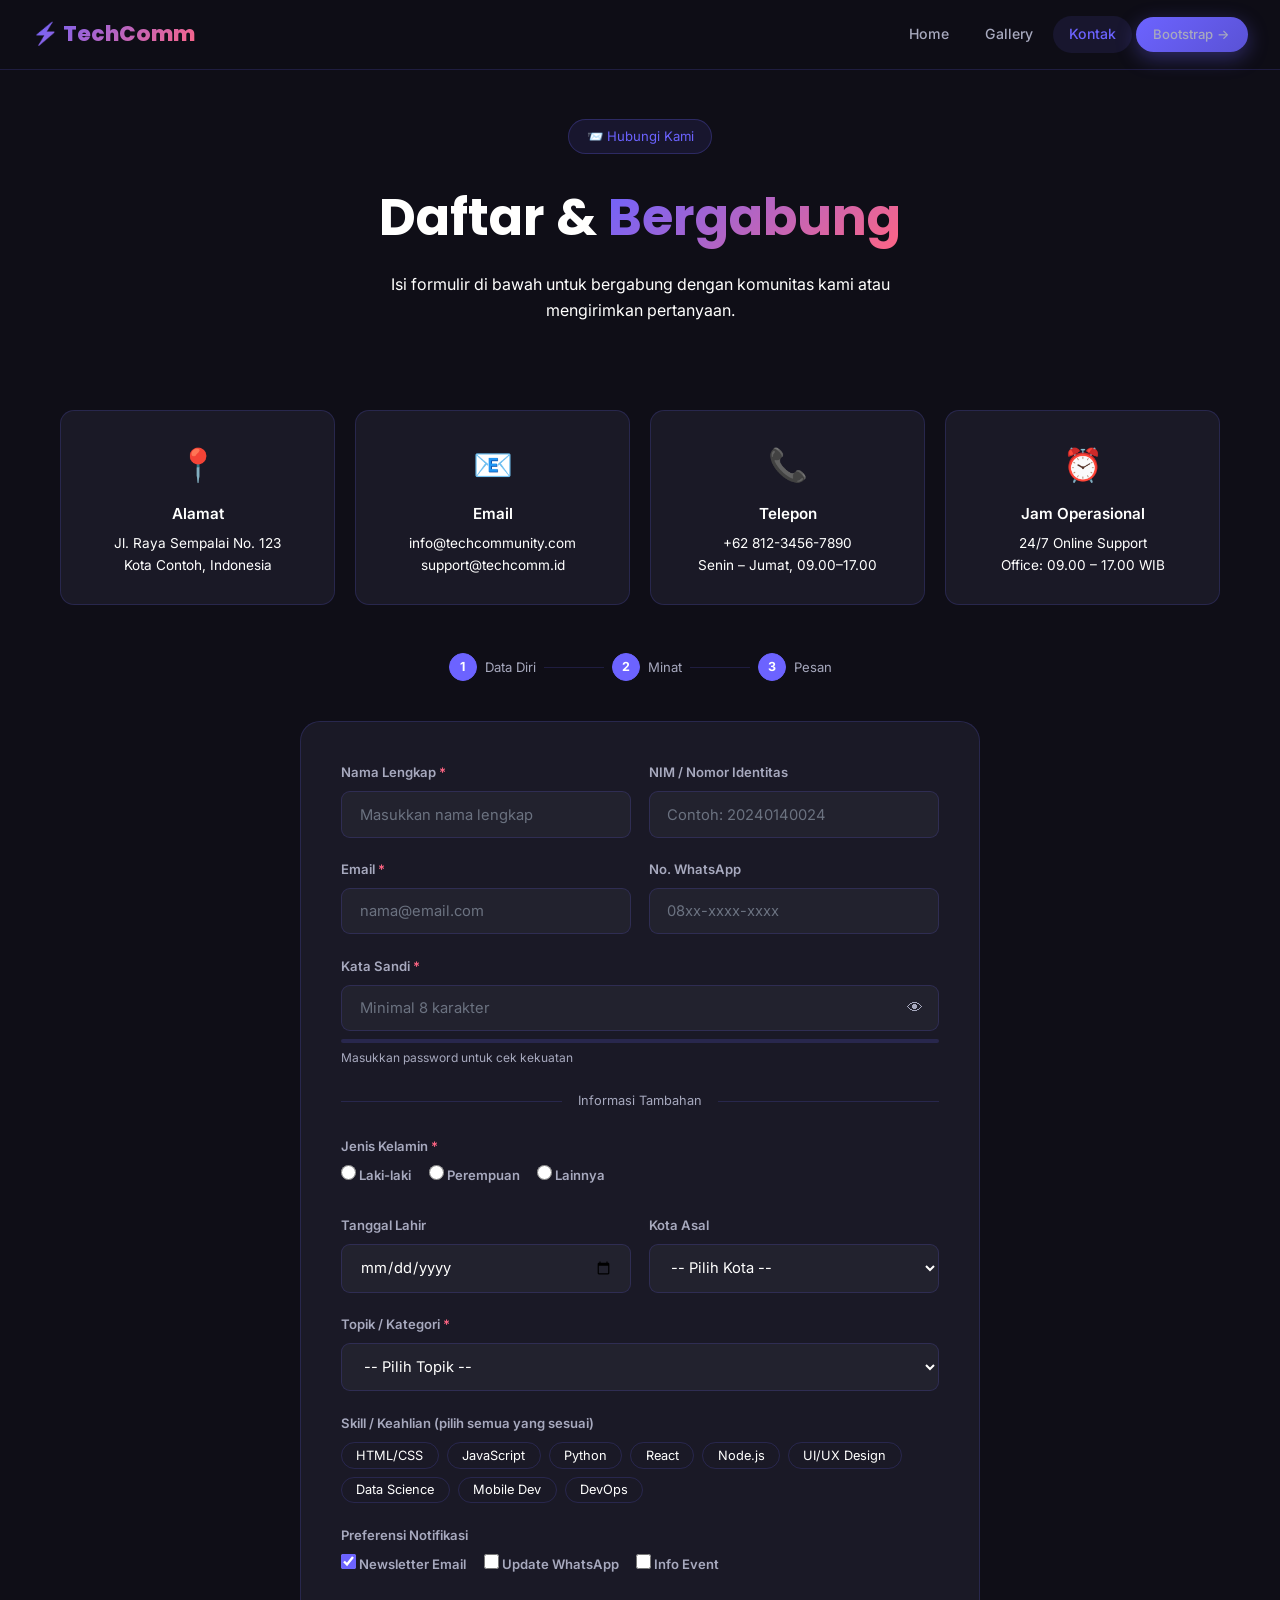
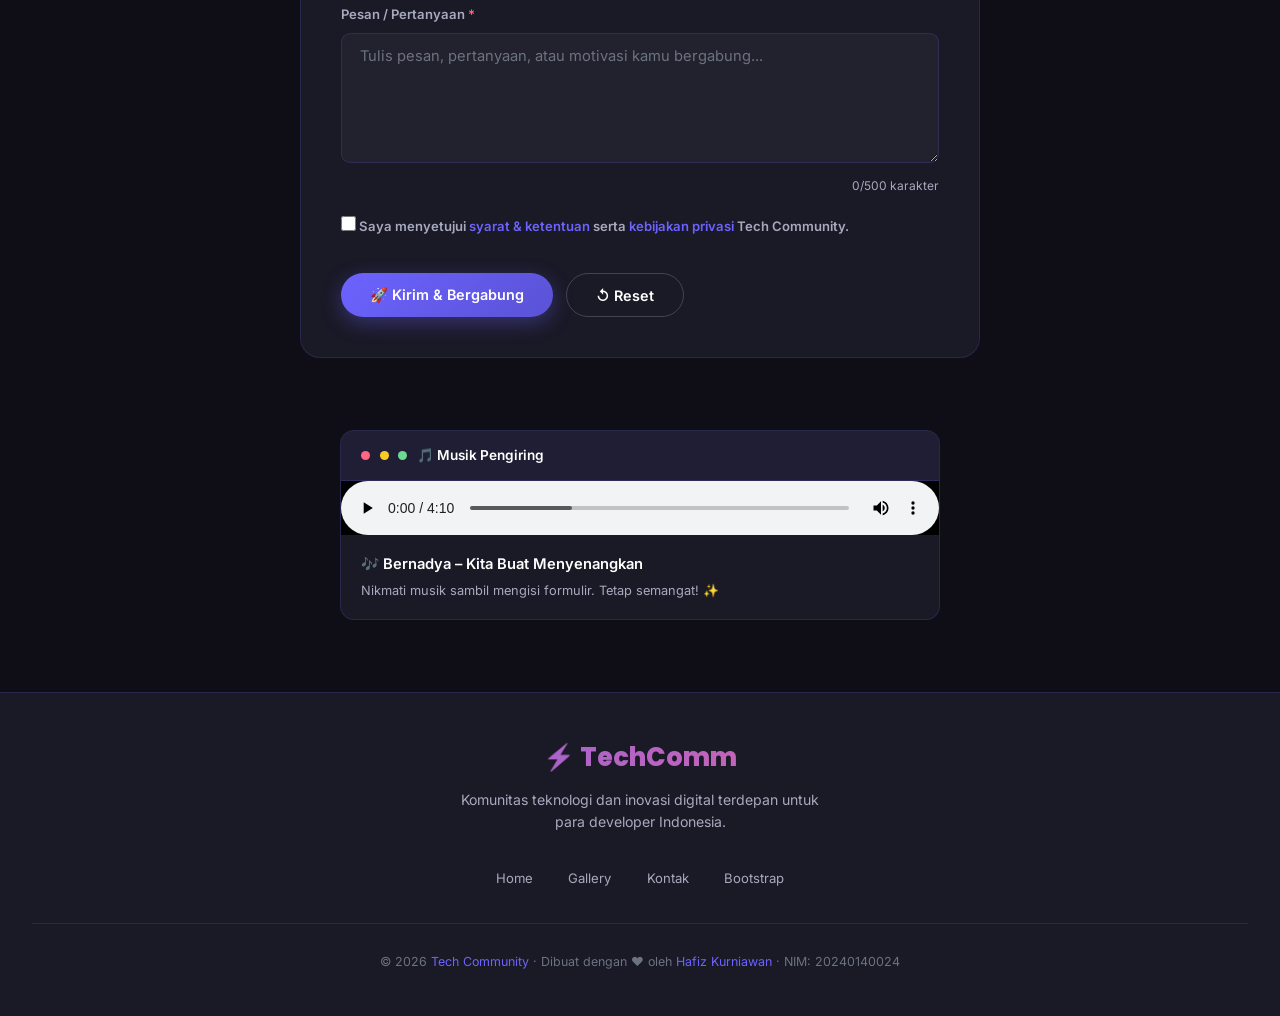
<file: form.html>
<!DOCTYPE html>
<html lang="id">
<head>
  <meta charset="UTF-8">
  <meta name="viewport" content="width=device-width, initial-scale=1.0">
  <meta name="description" content="Hubungi Tech Community - Bergabunglah dengan komunitas developer Indonesia terbesar.">
  <title>Kontak & Daftar | Tech Community</title>
  <link rel="preconnect" href="https://fonts.googleapis.com">
  <link rel="preconnect" href="https://fonts.gstatic.com" crossorigin>
  <link href="https://fonts.googleapis.com/css2?family=Inter:wght@300;400;500;600;700;800;900&family=Poppins:wght@300;400;500;600;700;800&display=swap" rel="stylesheet">
  <link rel="stylesheet" href="css/style.css">
  <style>
    .form-hero {
      min-height: 42vh;
      display: flex; align-items: center; justify-content: center;
      text-align: center;
      padding: 7rem 2rem 3rem;
      background: radial-gradient(ellipse 80% 60% at 50% 0%, rgba(255,101,132,0.18) 0%, rgba(108,99,255,0.12) 40%, transparent 70%), var(--bg-dark);
    }

    .info-cards {
      display: grid;
      grid-template-columns: repeat(auto-fit, minmax(220px, 1fr));
      gap: 1.25rem;
      margin-bottom: 3rem;
    }

    .info-card {
      background: var(--bg-card);
      border: 1px solid var(--border);
      border-radius: var(--radius);
      padding: 1.75rem;
      text-align: center;
      transition: var(--transition);
    }

    .info-card:hover {
      transform: translateY(-4px);
      border-color: rgba(108,99,255,0.4);
    }

    .info-card .icon { font-size: 2rem; margin-bottom: 0.75rem; }
    .info-card h4 { font-size: 0.95rem; font-weight: 600; margin-bottom: 0.4rem; }
    .info-card p { font-size: 0.85rem; color: var(--text-secondary); }

    .form-steps {
      display: flex;
      align-items: center;
      gap: 0.5rem;
      margin-bottom: 2.5rem;
      justify-content: center;
    }

    .step {
      display: flex; align-items: center; gap: 0.5rem;
      font-size: 0.82rem; color: var(--text-muted);
    }

    .step-num {
      width: 28px; height: 28px;
      border-radius: 50%;
      background: var(--bg-card);
      border: 1.5px solid var(--border);
      display: flex; align-items: center; justify-content: center;
      font-size: 0.78rem; font-weight: 700;
      transition: var(--transition);
    }

    .step.active .step-num {
      background: var(--primary);
      border-color: var(--primary);
      color: white;
    }

    .step-line {
      flex: 1; height: 1px;
      background: var(--border);
      max-width: 60px;
    }

    textarea.form-control {
      resize: vertical;
      min-height: 130px;
    }

    .char-count {
      text-align: right;
      font-size: 0.75rem;
      color: var(--text-muted);
      margin-top: 0.3rem;
    }

    .skill-chips {
      display: flex; flex-wrap: wrap; gap: 0.5rem;
      margin-top: 0.5rem;
    }

    .skill-chip {
      padding: 0.3rem 0.9rem;
      border: 1.5px solid var(--border);
      border-radius: 50px;
      font-size: 0.8rem;
      cursor: pointer;
      color: var(--text-secondary);
      background: transparent;
      font-family: 'Inter', sans-serif;
      transition: var(--transition);
    }

    .skill-chip.selected {
      background: rgba(108,99,255,0.15);
      border-color: var(--primary);
      color: var(--primary);
    }

    .password-wrap { position: relative; }
    .password-wrap .toggle-pass {
      position: absolute; right: 1rem; top: 50%; transform: translateY(-50%);
      background: none; border: none; cursor: pointer; color: var(--text-muted);
      font-size: 1rem; transition: color 0.2s;
    }
    .password-wrap .toggle-pass:hover { color: var(--primary); }

    .form-divider {
      display: flex; align-items: center; gap: 1rem;
      margin: 1.5rem 0;
      color: var(--text-muted); font-size: 0.8rem;
    }
    .form-divider::before, .form-divider::after {
      content: ''; flex: 1; height: 1px; background: var(--border);
    }

    .strength-bar {
      height: 4px; border-radius: 2px;
      background: var(--border); margin-top: 0.5rem;
      overflow: hidden;
    }
    .strength-fill {
      height: 100%; width: 0%; border-radius: 2px;
      transition: width 0.4s ease, background 0.4s ease;
    }
    .strength-text { font-size: 0.75rem; color: var(--text-muted); margin-top: 0.3rem; }
  </style>
</head>
<body>

  <!-- ===== NAVBAR ===== -->
  <nav class="navbar" id="navbar">
    <a href="index.html" class="nav-brand">⚡ TechComm</a>
    <div class="nav-links" id="navLinks">
      <a href="index.html">Home</a>
      <a href="gallery.html">Gallery</a>
      <a href="form.html" class="active">Kontak</a>
      <a href="https://getbootstrap.com/" target="_blank" class="btn btn-primary" style="padding:0.45rem 1.1rem;font-size:0.82rem;">Bootstrap →</a>
    </div>
    <div class="nav-toggle" id="navToggle">
      <span></span><span></span><span></span>
    </div>
  </nav>

  <!-- ===== HERO ===== -->
  <div class="form-hero">
    <div>
      <div class="hero-badge" style="animation:none;">📨 Hubungi Kami</div>
      <h1 class="section-title" style="font-size:clamp(2rem,5vw,3.2rem);">Daftar & <span style="background:linear-gradient(135deg,#6c63ff,#ff6584);-webkit-background-clip:text;-webkit-text-fill-color:transparent;background-clip:text;">Bergabung</span></h1>
      <p style="color:var(--text-secondary);font-size:1rem;max-width:500px;margin:0.75rem auto 0;">
        Isi formulir di bawah untuk bergabung dengan komunitas kami atau mengirimkan pertanyaan.
      </p>
    </div>
  </div>

  <!-- ===== MAIN CONTENT ===== -->
  <section class="section" style="padding-top:2rem;">
    <div class="container">

      <!-- Info Cards -->
      <div class="info-cards reveal">
        <div class="info-card">
          <div class="icon">📍</div>
          <h4>Alamat</h4>
          <p>Jl. Raya Sempalai No. 123<br>Kota Contoh, Indonesia</p>
        </div>
        <div class="info-card">
          <div class="icon">📧</div>
          <h4>Email</h4>
          <p>info@techcommunity.com<br>support@techcomm.id</p>
        </div>
        <div class="info-card">
          <div class="icon">📞</div>
          <h4>Telepon</h4>
          <p>+62 812-3456-7890<br>Senin – Jumat, 09.00–17.00</p>
        </div>
        <div class="info-card">
          <div class="icon">⏰</div>
          <h4>Jam Operasional</h4>
          <p>24/7 Online Support<br>Office: 09.00 – 17.00 WIB</p>
        </div>
      </div>

      <!-- Steps -->
      <div class="form-steps reveal">
        <div class="step active">
          <div class="step-num">1</div>
          <span>Data Diri</span>
        </div>
        <div class="step-line"></div>
        <div class="step active">
          <div class="step-num">2</div>
          <span>Minat</span>
        </div>
        <div class="step-line"></div>
        <div class="step active">
          <div class="step-num">3</div>
          <span>Pesan</span>
        </div>
      </div>

      <!-- Form -->
      <div class="form-wrapper">
        <div class="form-card reveal">
          <form id="techForm" novalidate>

            <!-- Row 1: Nama & NIM -->
            <div class="form-row">
              <div class="form-group">
                <label for="nama">Nama Lengkap <span>*</span></label>
                <input type="text" id="nama" name="nama" class="form-control" placeholder="Masukkan nama lengkap" required autocomplete="name">
              </div>
              <div class="form-group">
                <label for="nim">NIM / Nomor Identitas</label>
                <input type="text" id="nim" name="nim" class="form-control" placeholder="Contoh: 20240140024" autocomplete="off">
              </div>
            </div>

            <!-- Row 2: Email & Phone -->
            <div class="form-row">
              <div class="form-group">
                <label for="email">Email <span>*</span></label>
                <input type="email" id="email" name="email" class="form-control" placeholder="nama@email.com" required autocomplete="email">
              </div>
              <div class="form-group">
                <label for="phone">No. WhatsApp</label>
                <input type="tel" id="phone" name="phone" class="form-control" placeholder="08xx-xxxx-xxxx" autocomplete="tel">
              </div>
            </div>

            <!-- Password -->
            <div class="form-group">
              <label for="password">Kata Sandi <span>*</span></label>
              <div class="password-wrap">
                <input type="password" id="password" name="password" class="form-control" placeholder="Minimal 8 karakter" required autocomplete="new-password">
                <button type="button" class="toggle-pass" onclick="togglePassword()" title="Tampilkan password">👁</button>
              </div>
              <div class="strength-bar"><div class="strength-fill" id="strengthFill"></div></div>
              <div class="strength-text" id="strengthText">Masukkan password untuk cek kekuatan</div>
            </div>

            <div class="form-divider">Informasi Tambahan</div>

            <!-- Gender -->
            <div class="form-group">
              <label>Jenis Kelamin <span>*</span></label>
              <div class="radio-group">
                <label class="radio-label">
                  <input type="radio" name="gender" value="laki-laki" required> Laki-laki
                </label>
                <label class="radio-label">
                  <input type="radio" name="gender" value="perempuan"> Perempuan
                </label>
                <label class="radio-label">
                  <input type="radio" name="gender" value="lainnya"> Lainnya
                </label>
              </div>
            </div>

            <!-- Tanggal Lahir & Kota -->
            <div class="form-row">
              <div class="form-group">
                <label for="tgl_lahir">Tanggal Lahir</label>
                <input type="date" id="tgl_lahir" name="tgl_lahir" class="form-control">
              </div>
              <div class="form-group">
                <label for="kota">Kota Asal</label>
                <select id="kota" name="kota" class="form-control">
                  <option value="">-- Pilih Kota --</option>
                  <option value="jakarta">Jakarta</option>
                  <option value="surabaya">Surabaya</option>
                  <option value="bandung">Bandung</option>
                  <option value="malang">Malang</option>
                  <option value="yogyakarta">Yogyakarta</option>
                  <option value="bali">Bali</option>
                  <option value="semarang">Semarang</option>
                  <option value="lainnya">Kota Lainnya</option>
                </select>
              </div>
            </div>

            <!-- Topik -->
            <div class="form-group">
              <label for="topik">Topik / Kategori <span>*</span></label>
              <select id="topik" name="topik" class="form-control" required>
                <option value="">-- Pilih Topik --</option>
                <option value="bergabung">Ingin Bergabung sebagai Member</option>
                <option value="workshop">Pendaftaran Workshop</option>
                <option value="hackathon">Informasi Hackathon</option>
                <option value="kolaborasi">Ajakan Kolaborasi</option>
                <option value="sponsorship">Sponsorship / Partnership</option>
                <option value="lainnya">Pertanyaan Lainnya</option>
              </select>
            </div>

            <!-- Skills -->
            <div class="form-group">
              <label>Skill / Keahlian (pilih semua yang sesuai)</label>
              <div class="skill-chips" id="skillChips">
                <button type="button" class="skill-chip" data-skill="HTML/CSS">HTML/CSS</button>
                <button type="button" class="skill-chip" data-skill="JavaScript">JavaScript</button>
                <button type="button" class="skill-chip" data-skill="Python">Python</button>
                <button type="button" class="skill-chip" data-skill="React">React</button>
                <button type="button" class="skill-chip" data-skill="Node.js">Node.js</button>
                <button type="button" class="skill-chip" data-skill="UI/UX Design">UI/UX Design</button>
                <button type="button" class="skill-chip" data-skill="Data Science">Data Science</button>
                <button type="button" class="skill-chip" data-skill="Mobile Dev">Mobile Dev</button>
                <button type="button" class="skill-chip" data-skill="DevOps">DevOps</button>
              </div>
              <input type="hidden" id="selectedSkills" name="skills">
            </div>

            <!-- Newsletter -->
            <div class="form-group">
              <label>Preferensi Notifikasi</label>
              <div class="checkbox-group">
                <label class="checkbox-label">
                  <input type="checkbox" name="newsletter" value="email" checked> Newsletter Email
                </label>
                <label class="checkbox-label">
                  <input type="checkbox" name="newsletter" value="whatsapp"> Update WhatsApp
                </label>
                <label class="checkbox-label">
                  <input type="checkbox" name="newsletter" value="event"> Info Event
                </label>
              </div>
            </div>

            <!-- Pesan -->
            <div class="form-group">
              <label for="pesan">Pesan / Pertanyaan <span>*</span></label>
              <textarea id="pesan" name="pesan" class="form-control" placeholder="Tulis pesan, pertanyaan, atau motivasi kamu bergabung..." required maxlength="500"></textarea>
              <div class="char-count"><span id="charCount">0</span>/500 karakter</div>
            </div>

            <!-- Persetujuan -->
            <div class="form-group">
              <div class="checkbox-group">
                <label class="checkbox-label">
                  <input type="checkbox" name="agree" id="agree" required>
                  Saya menyetujui <a href="#" style="color:var(--primary);">syarat & ketentuan</a> serta <a href="#" style="color:var(--primary);">kebijakan privasi</a> Tech Community.
                </label>
              </div>
            </div>

            <!-- Submit -->
            <div class="form-submit">
              <button type="submit" class="btn btn-primary btn-submit" id="submitBtn">
                🚀 Kirim & Bergabung
              </button>
              <button type="reset" class="btn btn-outline" onclick="resetForm()">↺ Reset</button>
            </div>

          </form>

          <!-- Result -->
          <div class="form-result" id="formResult"></div>
        </div>
      </div>
    </div>
  </section>

  <!-- ===== AUDIO PLAYER ===== -->
  <section class="section" style="padding-top:0;">
    <div class="container">
      <div class="media-box reveal" style="max-width:600px;margin:0 auto;">
        <div class="media-box-header">
          <div class="dot" style="background:#ff6584"></div>
          <div class="dot" style="background:#f9ca24"></div>
          <div class="dot" style="background:#6bdb8f"></div>
          🎵 Musik Pengiring
        </div>
        <audio controls style="width:100%;">
          <source src="audio/Bernadya - Kita Buat Menyenangkan (Official Lyric Video).mp3" type="audio/mpeg">
          Browser Anda tidak mendukung audio.
        </audio>
        <div class="media-info">
          <h4>🎶 Bernadya – Kita Buat Menyenangkan</h4>
          <p>Nikmati musik sambil mengisi formulir. Tetap semangat! ✨</p>
        </div>
      </div>
    </div>
  </section>

  <!-- ===== FOOTER ===== -->
  <footer class="footer">
    <div class="footer-brand">⚡ TechComm</div>
    <p class="footer-desc">Komunitas teknologi dan inovasi digital terdepan untuk para developer Indonesia.</p>
    <div class="footer-links">
      <a href="index.html">Home</a>
      <a href="gallery.html">Gallery</a>
      <a href="form.html">Kontak</a>
      <a href="https://getbootstrap.com/" target="_blank">Bootstrap</a>
    </div>
    <p class="footer-copy">
      © 2026 <span>Tech Community</span> · Dibuat dengan ❤️ oleh <span>Hafiz Kurniawan</span> · NIM: 20240140024
    </p>
  </footer>

  <script src="js/main.js"></script>
  <script>
    // Password visibility toggle
    function togglePassword() {
      const pw = document.getElementById('password');
      pw.type = pw.type === 'password' ? 'text' : 'password';
    }

    // Password strength
    document.getElementById('password').addEventListener('input', function() {
      const val = this.value;
      const fill = document.getElementById('strengthFill');
      const text = document.getElementById('strengthText');
      let strength = 0;
      if (val.length >= 8) strength++;
      if (/[A-Z]/.test(val)) strength++;
      if (/[0-9]/.test(val)) strength++;
      if (/[^A-Za-z0-9]/.test(val)) strength++;
      const colors = ['', '#ef4444', '#f97316', '#eab308', '#22c55e'];
      const labels = ['', 'Lemah 🔴', 'Sedang 🟠', 'Kuat 🟡', 'Sangat Kuat 🟢'];
      fill.style.width = (strength * 25) + '%';
      fill.style.background = colors[strength] || 'transparent';
      text.textContent = val.length === 0 ? 'Masukkan password untuk cek kekuatan' : labels[strength];
    });

    // Char count
    document.getElementById('pesan').addEventListener('input', function() {
      document.getElementById('charCount').textContent = this.value.length;
    });

    // Skill chips
    const chips = document.querySelectorAll('.skill-chip');
    const selectedSkillsInput = document.getElementById('selectedSkills');
    const selectedSkills = new Set();
    chips.forEach(chip => {
      chip.addEventListener('click', () => {
        const skill = chip.dataset.skill;
        if (selectedSkills.has(skill)) {
          selectedSkills.delete(skill);
          chip.classList.remove('selected');
        } else {
          selectedSkills.add(skill);
          chip.classList.add('selected');
        }
        selectedSkillsInput.value = [...selectedSkills].join(', ');
      });
    });

    // Reset form helper
    function resetForm() {
      chips.forEach(c => c.classList.remove('selected'));
      selectedSkills.clear();
      selectedSkillsInput.value = '';
      document.getElementById('charCount').textContent = '0';
      document.getElementById('strengthFill').style.width = '0';
      document.getElementById('strengthText').textContent = 'Masukkan password untuk cek kekuatan';
      document.getElementById('formResult').classList.remove('show');
    }
  </script>
</body>
</html>
</file>
<file: css/style.css>
/* ===== IMPORT FONT ===== */
@import url('https://fonts.googleapis.com/css2?family=Inter:wght@300;400;500;600;700;800&family=Poppins:wght@400;600;700;800&display=swap');

/* ===== VARIABLES ===== */
:root {
  --primary: #6c63ff;
  --primary-dark: #5a52d5;
  --secondary: #ff6584;
  --accent: #43e97b;
  --bg: #0f0e17;
  --bg-card: #1a1926;
  --bg-card2: #16213e;
  --text: #fffffe;
  --text-muted: #a7a9be;
  --text-dim: #6b7280;
  --border: rgba(108,99,255,0.18);
  --radius: 14px;
  --trans: all 0.25s ease;
}

/* ===== PAGE TRANSITION ===== */
body {
  font-family: 'Inter', sans-serif;
  background: var(--bg);
  color: var(--text);
  line-height: 1.6;
  overflow-x: hidden;
  animation: pageIn 0.45s ease both;
}

@keyframes pageIn {
  from { opacity: 0; transform: translateY(16px); }
  to   { opacity: 1; transform: translateY(0); }
}

body.page-out {
  animation: pageOut 0.3s ease forwards;
  pointer-events: none;
}

@keyframes pageOut {
  from { opacity: 1; transform: translateY(0); }
  to   { opacity: 0; transform: translateY(-12px); }
}

/* ===== RESET ===== */
*, *::before, *::after { box-sizing: border-box; margin: 0; padding: 0; }
html { scroll-behavior: smooth; }
a { text-decoration: none; color: inherit; }
ul { list-style: none; }
img { max-width: 100%; display: block; }

::-webkit-scrollbar { width: 5px; }
::-webkit-scrollbar-track { background: var(--bg); }
::-webkit-scrollbar-thumb { background: var(--primary); border-radius: 3px; }

/* ===== NAVBAR ===== */
.navbar {
  position: fixed;
  top: 0; left: 0; right: 0;
  z-index: 1000;
  padding: 1rem 2rem;
  display: flex;
  align-items: center;
  justify-content: space-between;
  background: rgba(15,14,23,0.88);
  backdrop-filter: blur(16px);
  border-bottom: 1px solid var(--border);
  transition: padding 0.3s ease, box-shadow 0.3s ease;
}

.navbar.scrolled {
  padding: 0.65rem 2rem;
  box-shadow: 0 2px 20px rgba(0,0,0,0.35);
}

.nav-brand {
  font-family: 'Poppins', sans-serif;
  font-size: 1.35rem;
  font-weight: 800;
  background: linear-gradient(135deg, var(--primary), var(--secondary));
  -webkit-background-clip: text;
  -webkit-text-fill-color: transparent;
  background-clip: text;
}

.nav-links {
  display: flex;
  gap: 0.25rem;
  align-items: center;
}

.nav-links a {
  padding: 0.45rem 1rem;
  border-radius: 50px;
  font-size: 0.88rem;
  font-weight: 500;
  color: var(--text-muted);
  transition: var(--trans);
}

.nav-links a:hover { color: var(--text); background: rgba(255,255,255,0.06); }
.nav-links a.active { color: var(--primary); background: rgba(108,99,255,0.1); }

.nav-toggle {
  display: none;
  flex-direction: column;
  gap: 5px;
  cursor: pointer;
}
.nav-toggle span {
  display: block; width: 22px; height: 2px;
  background: var(--text); border-radius: 2px; transition: var(--trans);
}

/* ===== HERO ===== */
.hero {
  min-height: 100vh;
  display: flex; align-items: center; justify-content: center;
  text-align: center;
  padding: 6rem 2rem 4rem;
  background: radial-gradient(ellipse 70% 55% at 50% -10%, rgba(108,99,255,0.22) 0%, transparent 65%), var(--bg);
}

.hero-content { max-width: 760px; }

.hero-badge {
  display: inline-flex; align-items: center; gap: 0.5rem;
  padding: 0.4rem 1.1rem;
  background: rgba(108,99,255,0.1);
  border: 1px solid rgba(108,99,255,0.25);
  border-radius: 50px;
  font-size: 0.82rem;
  color: var(--primary);
  margin-bottom: 1.4rem;
}

.hero-badge .dot {
  width: 7px; height: 7px; border-radius: 50%;
  background: var(--accent);
  animation: pulse 2s infinite;
}

@keyframes pulse {
  0%, 100% { opacity: 1; }
  50% { opacity: 0.4; }
}

.hero h1 {
  font-family: 'Poppins', sans-serif;
  font-size: clamp(2.2rem, 5.5vw, 4rem);
  font-weight: 800;
  line-height: 1.15;
  margin-bottom: 1.25rem;
}

.hero h1 span {
  background: linear-gradient(135deg, var(--primary), var(--secondary));
  -webkit-background-clip: text;
  -webkit-text-fill-color: transparent;
  background-clip: text;
}

.hero p {
  font-size: 1.05rem;
  color: var(--text-muted);
  max-width: 560px;
  margin: 0 auto 2rem;
}

.hero-buttons {
  display: flex; gap: 0.85rem;
  justify-content: center; flex-wrap: wrap;
}

/* ===== BUTTONS ===== */
.btn {
  display: inline-flex; align-items: center; gap: 0.4rem;
  padding: 0.78rem 1.8rem;
  border-radius: 50px;
  font-weight: 600; font-size: 0.9rem;
  cursor: pointer; border: none;
  transition: transform 0.2s ease, box-shadow 0.2s ease, background 0.2s ease;
  font-family: 'Inter', sans-serif;
}

.btn:hover { transform: translateY(-2px); }

.btn-primary {
  background: linear-gradient(135deg, var(--primary), var(--primary-dark));
  color: white;
  box-shadow: 0 6px 20px rgba(108,99,255,0.35);
}
.btn-primary:hover { box-shadow: 0 10px 28px rgba(108,99,255,0.45); }

.btn-outline {
  background: transparent;
  color: var(--text);
  border: 1.5px solid rgba(255,255,255,0.18);
}
.btn-outline:hover {
  border-color: var(--primary);
  color: var(--primary);
  background: rgba(108,99,255,0.06);
}

.btn-secondary {
  background: linear-gradient(135deg, var(--secondary), #e05574);
  color: white;
  box-shadow: 0 6px 20px rgba(255,101,132,0.3);
}
.btn-secondary:hover { box-shadow: 0 10px 28px rgba(255,101,132,0.45); }

/* ===== STATS BAR ===== */
.stats-bar { padding: 2.5rem 2rem; }

.stats-container {
  max-width: 860px; margin: 0 auto;
  display: grid; grid-template-columns: repeat(3, 1fr);
  border: 1px solid var(--border);
  border-radius: var(--radius); overflow: hidden;
  background: var(--border);
  gap: 1px;
}

.stat-item {
  background: var(--bg-card);
  padding: 1.75rem; text-align: center;
  transition: background 0.2s;
}
.stat-item:hover { background: var(--bg-card2); }

.stat-number {
  font-family: 'Poppins', sans-serif;
  font-size: 2.2rem; font-weight: 800;
  background: linear-gradient(135deg, var(--primary), var(--secondary));
  -webkit-background-clip: text;
  -webkit-text-fill-color: transparent;
  background-clip: text;
}

.stat-label { font-size: 0.82rem; color: var(--text-muted); margin-top: 0.2rem; }

/* ===== SECTION ===== */
.section { padding: 4.5rem 2rem; }

.section-header { text-align: center; margin-bottom: 3rem; }

.section-tag {
  display: inline-block;
  padding: 0.28rem 0.9rem;
  background: rgba(108,99,255,0.08);
  border: 1px solid rgba(108,99,255,0.25);
  border-radius: 50px;
  font-size: 0.75rem; font-weight: 600;
  color: var(--primary);
  letter-spacing: 0.8px; text-transform: uppercase;
  margin-bottom: 0.85rem;
}

.section-title {
  font-family: 'Poppins', sans-serif;
  font-size: clamp(1.6rem, 3.5vw, 2.5rem);
  font-weight: 700; margin-bottom: 0.85rem;
}

.section-subtitle {
  color: var(--text-muted); font-size: 0.95rem;
  max-width: 520px; margin: 0 auto;
}

.container { max-width: 1160px; margin: 0 auto; }

/* ===== CARDS ===== */
.cards-grid {
  display: grid;
  grid-template-columns: repeat(auto-fit, minmax(270px, 1fr));
  gap: 1.25rem;
}

.card {
  background: var(--bg-card);
  border: 1px solid var(--border);
  border-radius: var(--radius);
  padding: 1.75rem;
  transition: transform 0.25s ease, border-color 0.25s ease, box-shadow 0.25s ease;
}

.card:hover {
  transform: translateY(-5px);
  border-color: rgba(108,99,255,0.35);
  box-shadow: 0 12px 35px rgba(0,0,0,0.25);
}

.card-icon {
  width: 50px; height: 50px; border-radius: 12px;
  background: rgba(108,99,255,0.12);
  display: flex; align-items: center; justify-content: center;
  font-size: 1.35rem; margin-bottom: 1.1rem;
  transition: background 0.25s;
}
.card:hover .card-icon { background: rgba(108,99,255,0.22); }

.card h3 { font-size: 1.05rem; font-weight: 600; margin-bottom: 0.6rem; }
.card p { font-size: 0.87rem; color: var(--text-muted); line-height: 1.65; }

/* ===== MEDIA ===== */
.media-grid {
  display: grid; grid-template-columns: 1fr 1fr;
  gap: 1.75rem; align-items: start;
}

.media-box {
  background: var(--bg-card);
  border: 1px solid var(--border);
  border-radius: var(--radius);
  overflow: hidden;
  transition: border-color 0.25s;
}
.media-box:hover { border-color: rgba(108,99,255,0.35); }

.media-box-header {
  padding: 0.85rem 1.25rem;
  background: rgba(108,99,255,0.07);
  border-bottom: 1px solid var(--border);
  display: flex; align-items: center; gap: 0.6rem;
  font-size: 0.85rem; font-weight: 600;
}

.media-box-header .dot {
  width: 9px; height: 9px; border-radius: 50%;
}

.media-box audio,
.media-box video {
  width: 100%; display: block; background: #000;
}

.media-box video { max-height: 280px; object-fit: cover; }

.media-info { padding: 1.1rem 1.25rem; }
.media-info h4 { font-size: 0.92rem; font-weight: 600; margin-bottom: 0.3rem; }
.media-info p { font-size: 0.8rem; color: var(--text-muted); }

/* ===== ADDRESS ===== */
.address-section {
  background: var(--bg-card);
  border: 1px solid var(--border);
  border-radius: var(--radius);
  padding: 2rem;
  margin-top: 1.75rem;
  display: flex; gap: 2.5rem;
  align-items: center; flex-wrap: wrap;
}

.address-icon {
  width: 48px; height: 48px; border-radius: 12px;
  background: rgba(108,99,255,0.12);
  display: flex; align-items: center; justify-content: center;
  font-size: 1.3rem; flex-shrink: 0;
}

.address-info h4 { font-weight: 600; font-size: 0.95rem; margin-bottom: 0.3rem; }
.address-info p { font-size: 0.85rem; color: var(--text-muted); }

/* ===== GALLERY ===== */
.gallery-filters {
  display: flex; gap: 0.6rem;
  justify-content: center; flex-wrap: wrap;
  margin-bottom: 2rem;
}

.filter-btn {
  padding: 0.45rem 1.15rem;
  border-radius: 50px;
  border: 1.5px solid var(--border);
  background: transparent;
  color: var(--text-muted);
  font-size: 0.82rem; font-weight: 500;
  cursor: pointer;
  transition: var(--trans);
  font-family: 'Inter', sans-serif;
}

.filter-btn.active, .filter-btn:hover {
  background: var(--primary);
  border-color: var(--primary);
  color: white;
}

.gallery-item {
  border-radius: var(--radius);
  overflow: hidden;
  position: relative;
  cursor: pointer;
  background: var(--bg-card);
  border: 1px solid var(--border);
}

.gallery-item img {
  width: 100%; height: 100%;
  object-fit: cover;
  transition: transform 0.4s ease;
}
.gallery-item:hover img { transform: scale(1.06); }

.gallery-overlay {
  position: absolute; inset: 0;
  background: linear-gradient(to top, rgba(15,14,23,0.88), transparent);
  opacity: 0; transition: opacity 0.3s ease;
  display: flex; align-items: flex-end; padding: 1.25rem;
}
.gallery-item:hover .gallery-overlay { opacity: 1; }
.gallery-overlay-content h4 { font-size: 0.95rem; font-weight: 600; }
.gallery-overlay-content p { font-size: 0.78rem; color: var(--text-muted); }

/* ===== FORM ===== */
.form-wrapper { max-width: 680px; margin: 0 auto; }

.form-card {
  background: var(--bg-card);
  border: 1px solid var(--border);
  border-radius: 20px;
  padding: 2.5rem;
}

.form-group { margin-bottom: 1.35rem; }

.form-group label {
  display: block;
  font-size: 0.82rem; font-weight: 600;
  color: var(--text-muted);
  margin-bottom: 0.5rem;
}
.form-group label span { color: var(--secondary); }

.form-control {
  width: 100%;
  padding: 0.82rem 1.1rem;
  background: rgba(255,255,255,0.04);
  border: 1.5px solid var(--border);
  border-radius: 9px;
  color: var(--text);
  font-size: 0.92rem;
  font-family: 'Inter', sans-serif;
  transition: border-color 0.2s, box-shadow 0.2s;
  outline: none;
}
.form-control:focus {
  border-color: var(--primary);
  box-shadow: 0 0 0 3px rgba(108,99,255,0.1);
}
.form-control::placeholder { color: var(--text-dim); }
select.form-control option { background: var(--bg-card); color: var(--text); }

.form-row { display: grid; grid-template-columns: 1fr 1fr; gap: 1.1rem; }

.radio-group, .checkbox-group {
  display: flex; gap: 1.1rem; flex-wrap: wrap; margin-top: 0.2rem;
}

.radio-label, .checkbox-label {
  display: flex; align-items: center; gap: 0.45rem;
  cursor: pointer; font-size: 0.88rem; color: var(--text-muted);
  transition: color 0.2s;
}
.radio-label:hover, .checkbox-label:hover { color: var(--text); }
.radio-label input, .checkbox-label input { accent-color: var(--primary); width: 15px; height: 15px; }

.form-submit { margin-top: 1.75rem; display: flex; gap: 0.85rem; flex-wrap: wrap; }

.form-result {
  margin-top: 1.75rem;
  padding: 1.25rem;
  background: rgba(67,233,123,0.07);
  border: 1px solid rgba(67,233,123,0.25);
  border-radius: 10px;
  font-size: 0.88rem; color: var(--accent);
  display: none;
}
.form-result.show { display: block; animation: pageIn 0.35s ease; }

/* ===== BOOTSTRAP BTN ===== */
.bootstrap-btn {
  display: inline-flex; align-items: center; gap: 0.45rem;
  padding: 0.7rem 1.4rem;
  background: linear-gradient(135deg, #7952b3, #9d68e4);
  color: white; border: none; border-radius: 50px;
  font-weight: 600; font-size: 0.88rem;
  cursor: pointer; transition: transform 0.2s, box-shadow 0.2s;
  font-family: 'Inter', sans-serif;
  box-shadow: 0 6px 20px rgba(121,82,179,0.3);
}
.bootstrap-btn:hover { transform: translateY(-2px); box-shadow: 0 10px 28px rgba(121,82,179,0.45); }

/* ===== FOOTER ===== */
.footer {
  background: var(--bg-card);
  border-top: 1px solid var(--border);
  padding: 2.75rem 2rem;
  text-align: center;
}

.footer-brand {
  font-family: 'Poppins', sans-serif;
  font-size: 1.6rem; font-weight: 800;
  background: linear-gradient(135deg, var(--primary), var(--secondary));
  -webkit-background-clip: text;
  -webkit-text-fill-color: transparent;
  background-clip: text;
  margin-bottom: 0.65rem;
}

.footer-desc {
  color: var(--text-muted); font-size: 0.88rem;
  max-width: 380px; margin: 0 auto 1.75rem;
}

.footer-links {
  display: flex; gap: 0.4rem; justify-content: center; flex-wrap: wrap;
  margin-bottom: 1.75rem;
}
.footer-links a {
  padding: 0.38rem 0.9rem;
  border-radius: 50px;
  font-size: 0.82rem; color: var(--text-muted);
  transition: var(--trans);
}
.footer-links a:hover { color: var(--primary); background: rgba(108,99,255,0.08); }

.footer-copy {
  font-size: 0.78rem; color: var(--text-dim);
  padding-top: 1.75rem;
  border-top: 1px solid var(--border);
}
.footer-copy span { color: var(--primary); }

/* ===== REVEAL ANIMATION ===== */
.reveal {
  opacity: 0; transform: translateY(28px);
  transition: opacity 0.6s ease, transform 0.6s ease;
}
.reveal.visible { opacity: 1; transform: translateY(0); }

/* ===== RESPONSIVE ===== */
@media (max-width: 768px) {
  .nav-links {
    display: none; position: absolute;
    top: 100%; left: 0; right: 0;
    background: rgba(15,14,23,0.97);
    flex-direction: column;
    padding: 1rem 1.5rem 1.75rem;
    border-bottom: 1px solid var(--border);
    backdrop-filter: blur(16px);
  }
  .nav-links.open { display: flex; }
  .nav-toggle { display: flex; }

  .stats-container { grid-template-columns: 1fr; }
  .media-grid { grid-template-columns: 1fr; }
  .form-row { grid-template-columns: 1fr; }
  .form-card { padding: 1.75rem 1.25rem; }
  .address-section { flex-direction: column; gap: 1.25rem; }
}

@media (max-width: 480px) {
  .navbar { padding: 0.85rem 1.1rem; }
  .section { padding: 3.25rem 1.1rem; }
  .hero { padding: 5rem 1.1rem 3rem; }
  .cards-grid { grid-template-columns: 1fr; }
}
</file>
